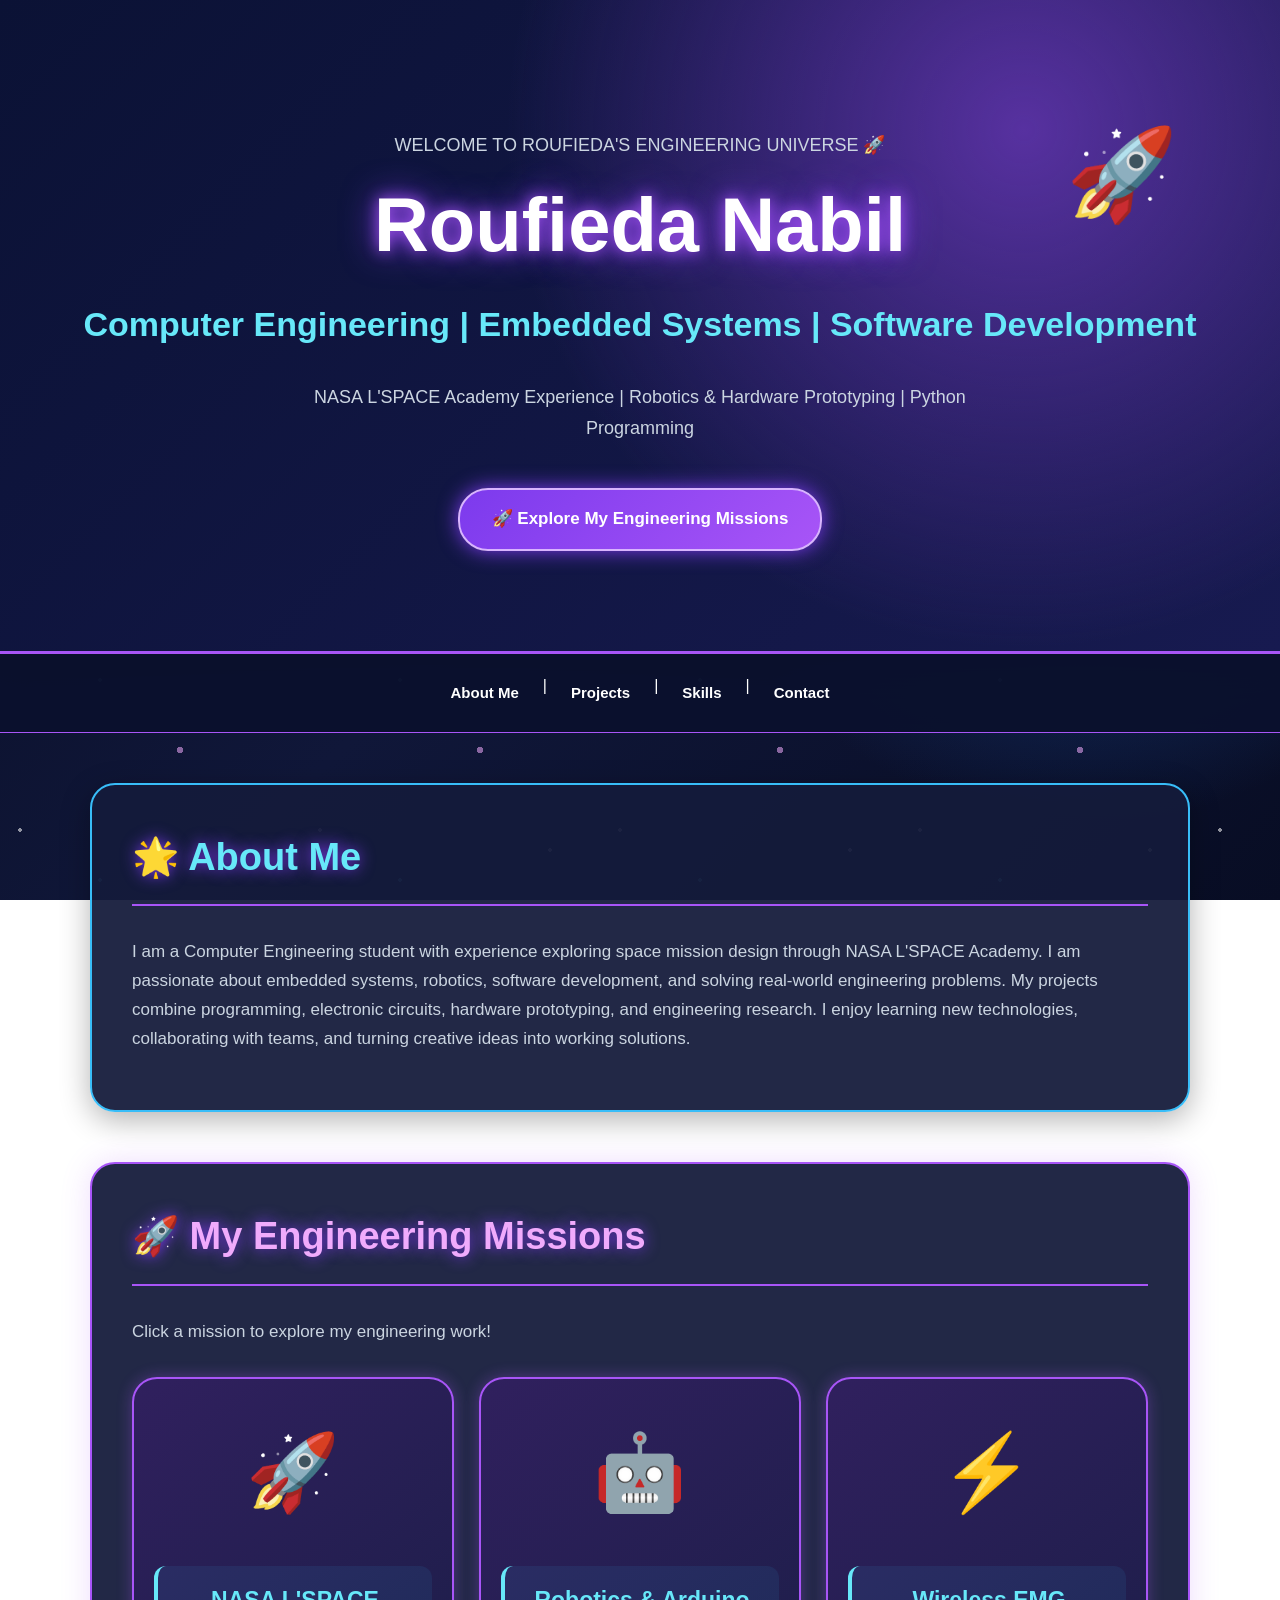
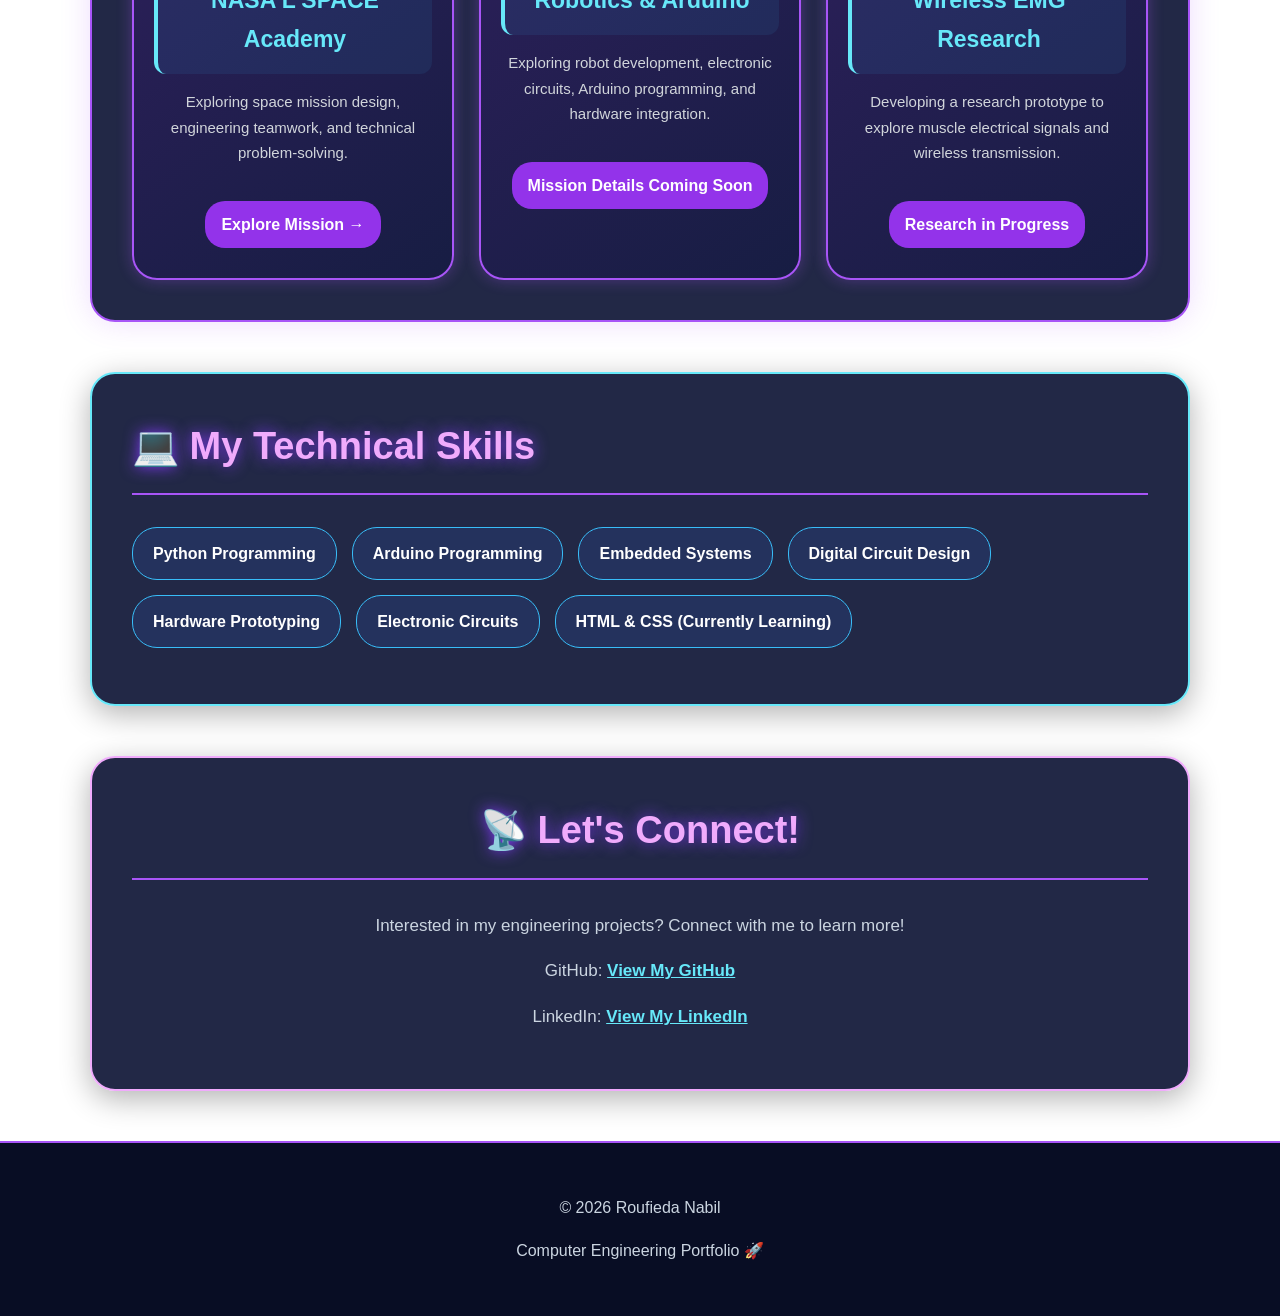
<file: index.html>
<!DOCTYPE html>
<html lang="en">

<head>
    <meta charset="UTF-8">
    <meta name="viewport"
          content="width=device-width, initial-scale=1.0">

   <title>Roufieda Nabil | Computer Engineering Portfolio</title>

    <!-- Connect to our design file -->
    <link rel="stylesheet" href="style.css">
</head>

<body>

    <!-- 1. WELCOME SECTION -->
    <header>
        <p>WELCOME TO ROUFIEDA'S ENGINEERING UNIVERSE 🚀</p>

        <h1>Roufieda Nabil</h1>

        <h2>
            Computer Engineering | Embedded Systems |
            Software Development
        </h2>

        <p>
            NASA L'SPACE Academy Experience |
            Robotics & Hardware Prototyping |
            Python Programming
        </p>

        <a href="#projects" class="hero-button">
            🚀 Explore My Engineering Missions
        </a>
    </header>


    <!-- 2. NAVIGATION MENU -->
    <nav>
        <a href="#about">About Me</a> |
        <a href="#projects">Projects</a> |
        <a href="#skills">Skills</a> |
        <a href="#contact">Contact</a>
    </nav>


    <!-- 3. ABOUT ME -->
    <section id="about">
        <h2>🌟 About Me</h2>

        <p>
            I am a Computer Engineering student with
            experience exploring space mission design
            through NASA L'SPACE Academy.

            I am passionate about embedded systems,
            robotics, software development, and
            solving real-world engineering problems.

            My projects combine programming,
            electronic circuits, hardware prototyping,
            and engineering research.

            I enjoy learning new technologies,
            collaborating with teams, and turning
            creative ideas into working solutions.
        </p>
    </section>


    <!-- 4. MY ENGINEERING PROJECTS -->
    <section id="projects">

        <h2>🚀 My Engineering Missions</h2>

        <p>
            Click a mission to explore my engineering work!
        </p>

        <div class="project-grid">

            <!-- NASA PROJECT -->
            <a href="projects/nasa.html"
               class="project-card">

                <div class="project-icon">🚀</div>

                <h3>NASA L'SPACE Academy</h3>

                <p>
                    Exploring space mission design,
                    engineering teamwork, and
                    technical problem-solving.
                </p>

                <span>Explore Mission →</span>
            </a>


            <!-- ROBOTICS PROJECT -->
            <div class="project-card">

                <div class="project-icon">🤖</div>

                <h3>Robotics & Arduino</h3>

                <p>
                    Exploring robot development,
                    electronic circuits, Arduino
                    programming, and hardware integration.
                </p>

                <span>Mission Details Coming Soon</span>
            </div>


            <!-- EMG RESEARCH PROJECT -->
            <div class="project-card">

                <div class="project-icon">⚡</div>

                <h3>Wireless EMG Research</h3>

                <p>
                    Developing a research prototype
                    to explore muscle electrical
                    signals and wireless transmission.
                </p>

                <span>Research in Progress</span>
            </div>

        </div>
    </section>


    <!-- 5. TECHNICAL SKILLS -->
    <section id="skills">

        <h2>💻 My Technical Skills</h2>

        <ul>
            <li>Python Programming</li>
            <li>Arduino Programming</li>
            <li>Embedded Systems</li>
            <li>Digital Circuit Design</li>
            <li>Hardware Prototyping</li>
            <li>Electronic Circuits</li>
            <li>HTML & CSS (Currently Learning)</li>
        </ul>

    </section>


    <!-- 6. CONTACT INFORMATION -->
    <section id="contact">

        <h2>📡 Let's Connect!</h2>

        <p>
            Interested in my engineering projects?
            Connect with me to learn more!
        </p>

        <p>
            GitHub:
            <a href="https://github.com/Roufiedanabil"
               target="_blank" rel="noopener noreferrer">
                View My GitHub
            </a>
        </p>

        <p>
            LinkedIn:
            <a href="https://www.linkedin.com/in/roufieda-nabil-2b9068255/"
               target="_blank" rel="noopener noreferrer">
                View My LinkedIn
            </a>
        </p>

    </section>


    <!-- 7. FOOTER -->
    <footer>
        <p>© 2026 Roufieda Nabil</p>
        <p>Computer Engineering Portfolio 🚀</p>
    </footer>

</body>
</html>
</file>
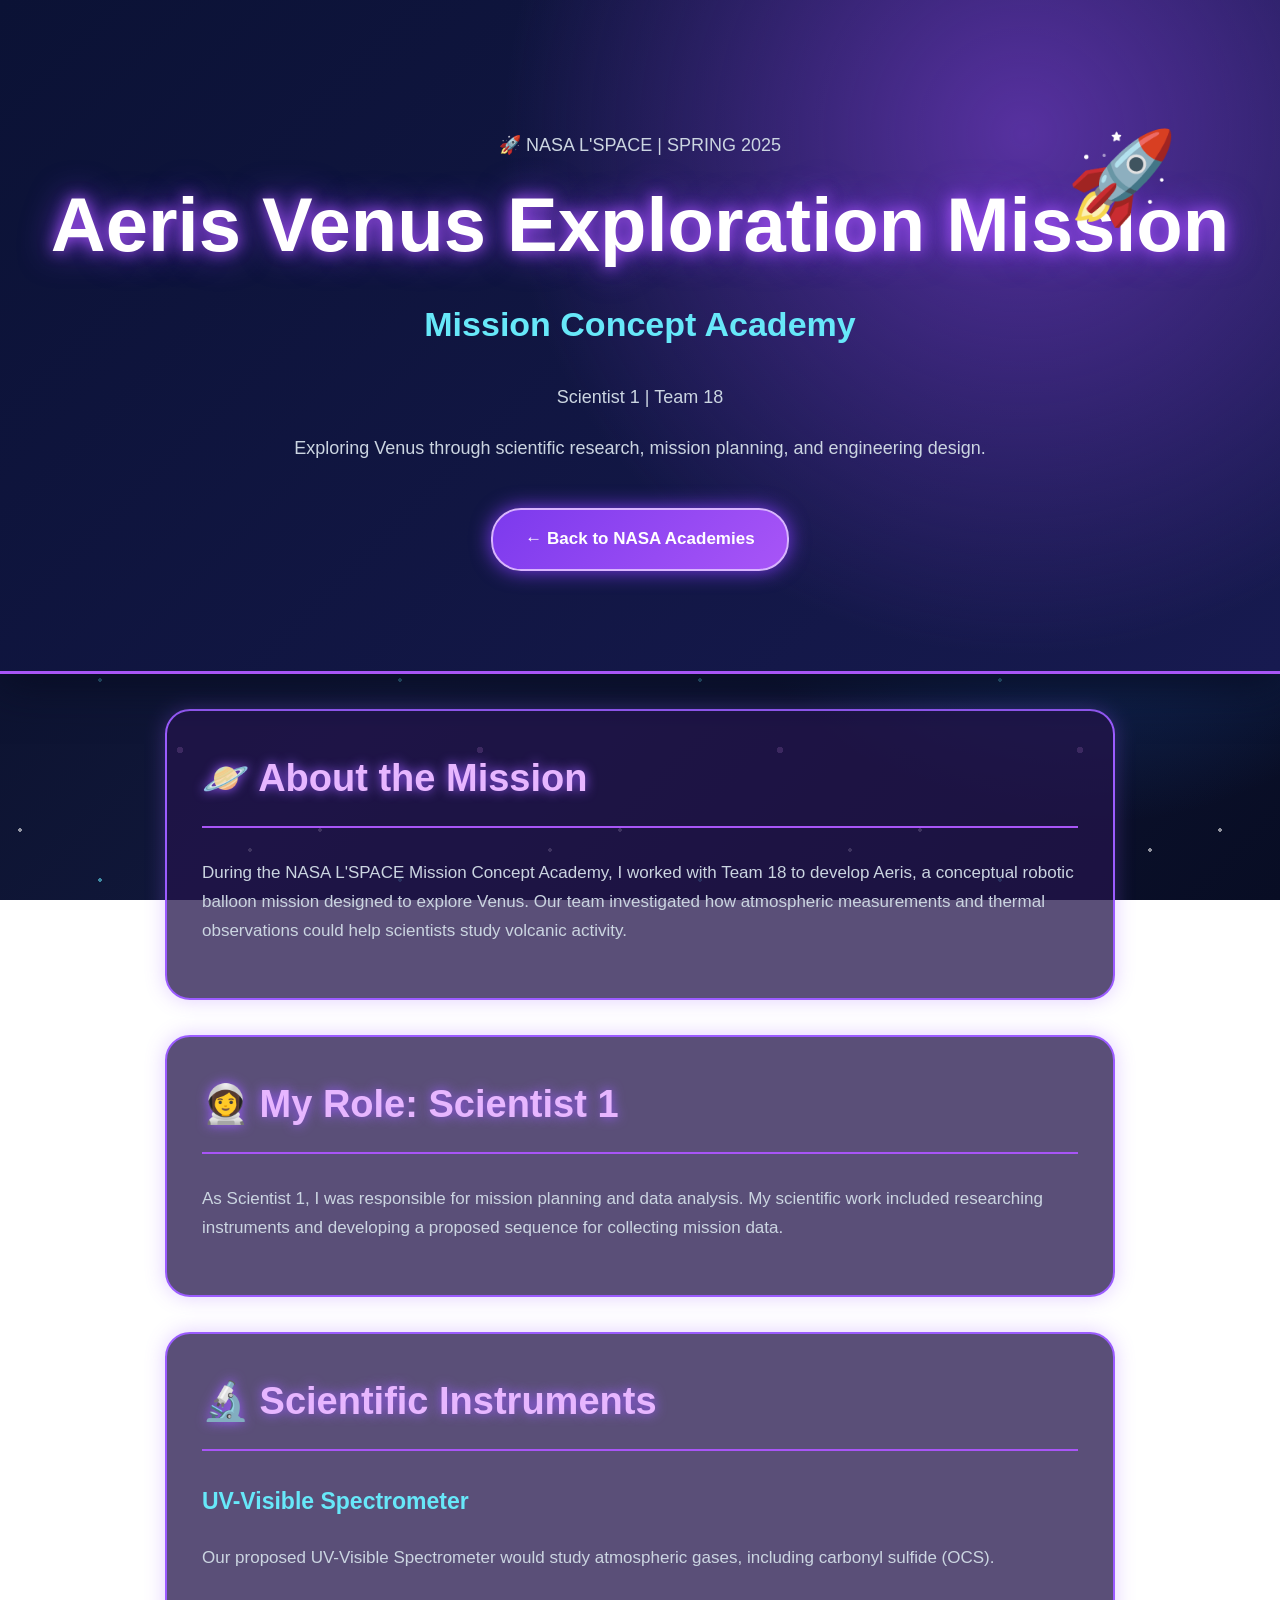
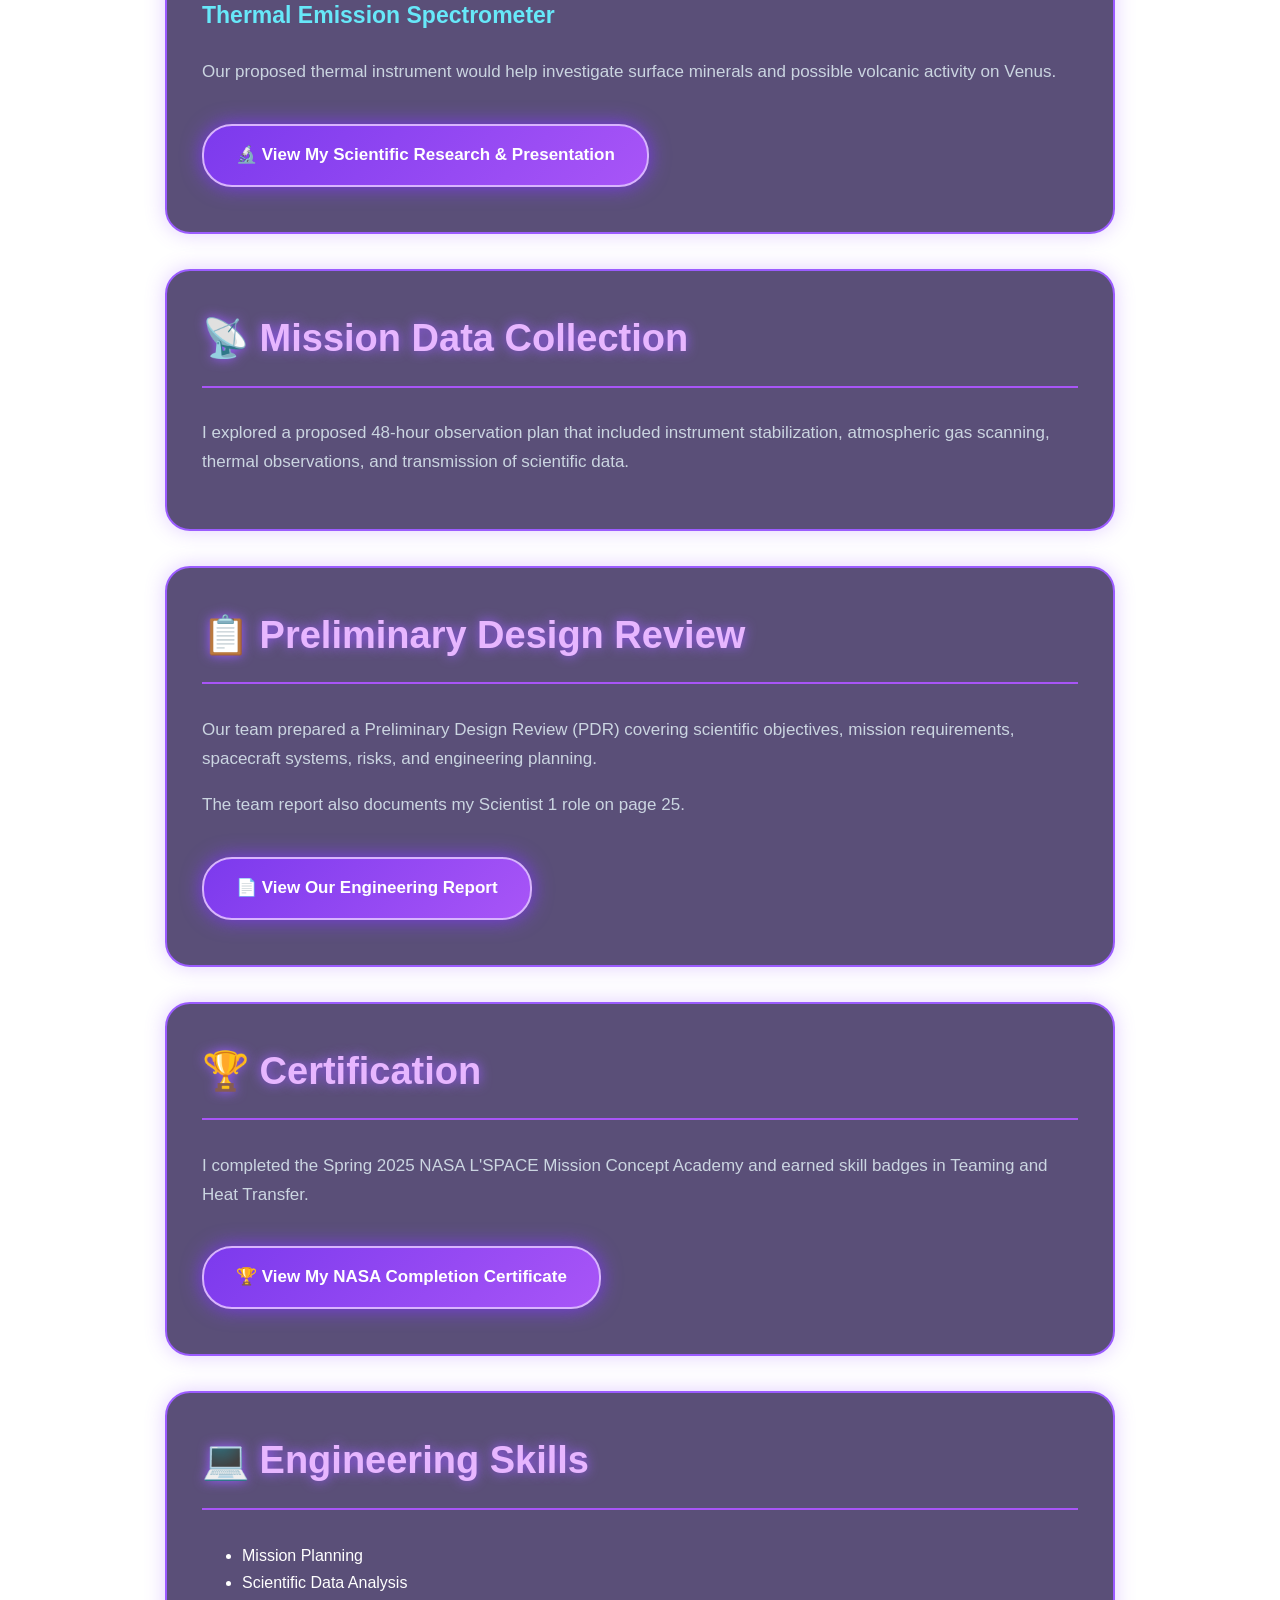
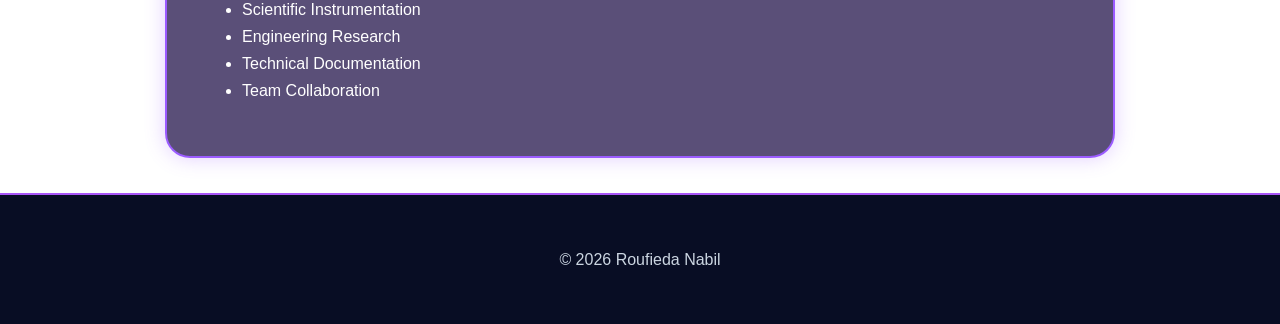
<file: projects/mission-concept.html>
<!DOCTYPE html>
<html lang="en">

<head>
    <meta charset="UTF-8">
    <meta name="viewport"
          content="width=device-width, initial-scale=1.0">

    <title>Aeris Venus Mission | Roufieda Nabil</title>

    <link rel="stylesheet" href="../style.css">
</head>

<body>

    <header>
        <p>🚀 NASA L'SPACE | SPRING 2025</p>

        <h1>Aeris Venus Exploration Mission</h1>

        <h2>Mission Concept Academy</h2>

        <p>Scientist 1 | Team 18</p>

        <p>
            Exploring Venus through scientific
            research, mission planning, and
            engineering design.
        </p>

        <a href="nasa.html" class="hero-button">
            ← Back to NASA Academies
        </a>
    </header>

    <main>

        <section>
            <h2>🪐 About the Mission</h2>

            <p>
                During the NASA L'SPACE Mission
                Concept Academy, I worked with
                Team 18 to develop Aeris, a
                conceptual robotic balloon mission
                designed to explore Venus.

                Our team investigated how
                atmospheric measurements and
                thermal observations could help
                scientists study volcanic activity.
            </p>
        </section>

        <section>
            <h2>👩‍🚀 My Role: Scientist 1</h2>

            <p>
                As Scientist 1, I was responsible
                for mission planning and data
                analysis.

                My scientific work included
                researching instruments and
                developing a proposed sequence
                for collecting mission data.
            </p>
        </section>

        <section>
            <h2>🔬 Scientific Instruments</h2>

            <h3>UV-Visible Spectrometer</h3>

            <p>
                Our proposed UV-Visible
                Spectrometer would study
                atmospheric gases, including
                carbonyl sulfide (OCS).
            </p>

            <h3>Thermal Emission Spectrometer</h3>

            <p>
                Our proposed thermal instrument
                would help investigate surface
                minerals and possible volcanic
                activity on Venus.
            </p>
            
            <a href="../documents/aeris-research-slides.pdf"
                  target="_blank"
                  rel="noopener noreferrer"
                  class="hero-button">
                🔬 View My Scientific Research & Presentation
            </a>

        </section>

        <section>
            <h2>📡 Mission Data Collection</h2>

            <p>
                I explored a proposed 48-hour
                observation plan that included
                instrument stabilization,
                atmospheric gas scanning,
                thermal observations, and
                transmission of scientific data.
            </p>
        </section>

        <section>
            <h2>📋 Preliminary Design Review</h2>

            <p>
                Our team prepared a Preliminary
                Design Review (PDR) covering
                scientific objectives, mission
                requirements, spacecraft systems,
                risks, and engineering planning.
            </p>

            <p>
                The team report also documents
                my Scientist 1 role on page 25.
            </p>

            <a href="../documents/aeris-pdr.pdf"
               target="_blank"
               rel="noopener noreferrer"
               class="hero-button">
                📄 View Our Engineering Report
            </a>
        </section>

        <section>
            <h2>🏆 Certification</h2>

            <p>
                I completed the Spring 2025
                NASA L'SPACE Mission Concept
                Academy and earned skill badges
                in Teaming and Heat Transfer.
            </p>

            
        <a href="../images/Certificate%20of%20Completion%20Spring%202025%20L%27SPACE%20roufieda%20nabil.pdf"
            target="_blank"
            rel="noopener noreferrer"
            class="hero-button">
    🏆 View My NASA Completion Certificate
</a>

        </section>

        <section>
            <h2>💻 Engineering Skills</h2>

            <ul>
                <li>Mission Planning</li>
                <li>Scientific Data Analysis</li>
                <li>Scientific Instrumentation</li>
                <li>Engineering Research</li>
                <li>Technical Documentation</li>
                <li>Team Collaboration</li>
            </ul>
        </section>

    </main>

    <footer>
        <p>© 2026 Roufieda Nabil</p>
    </footer>

</body>
</html>
</file>
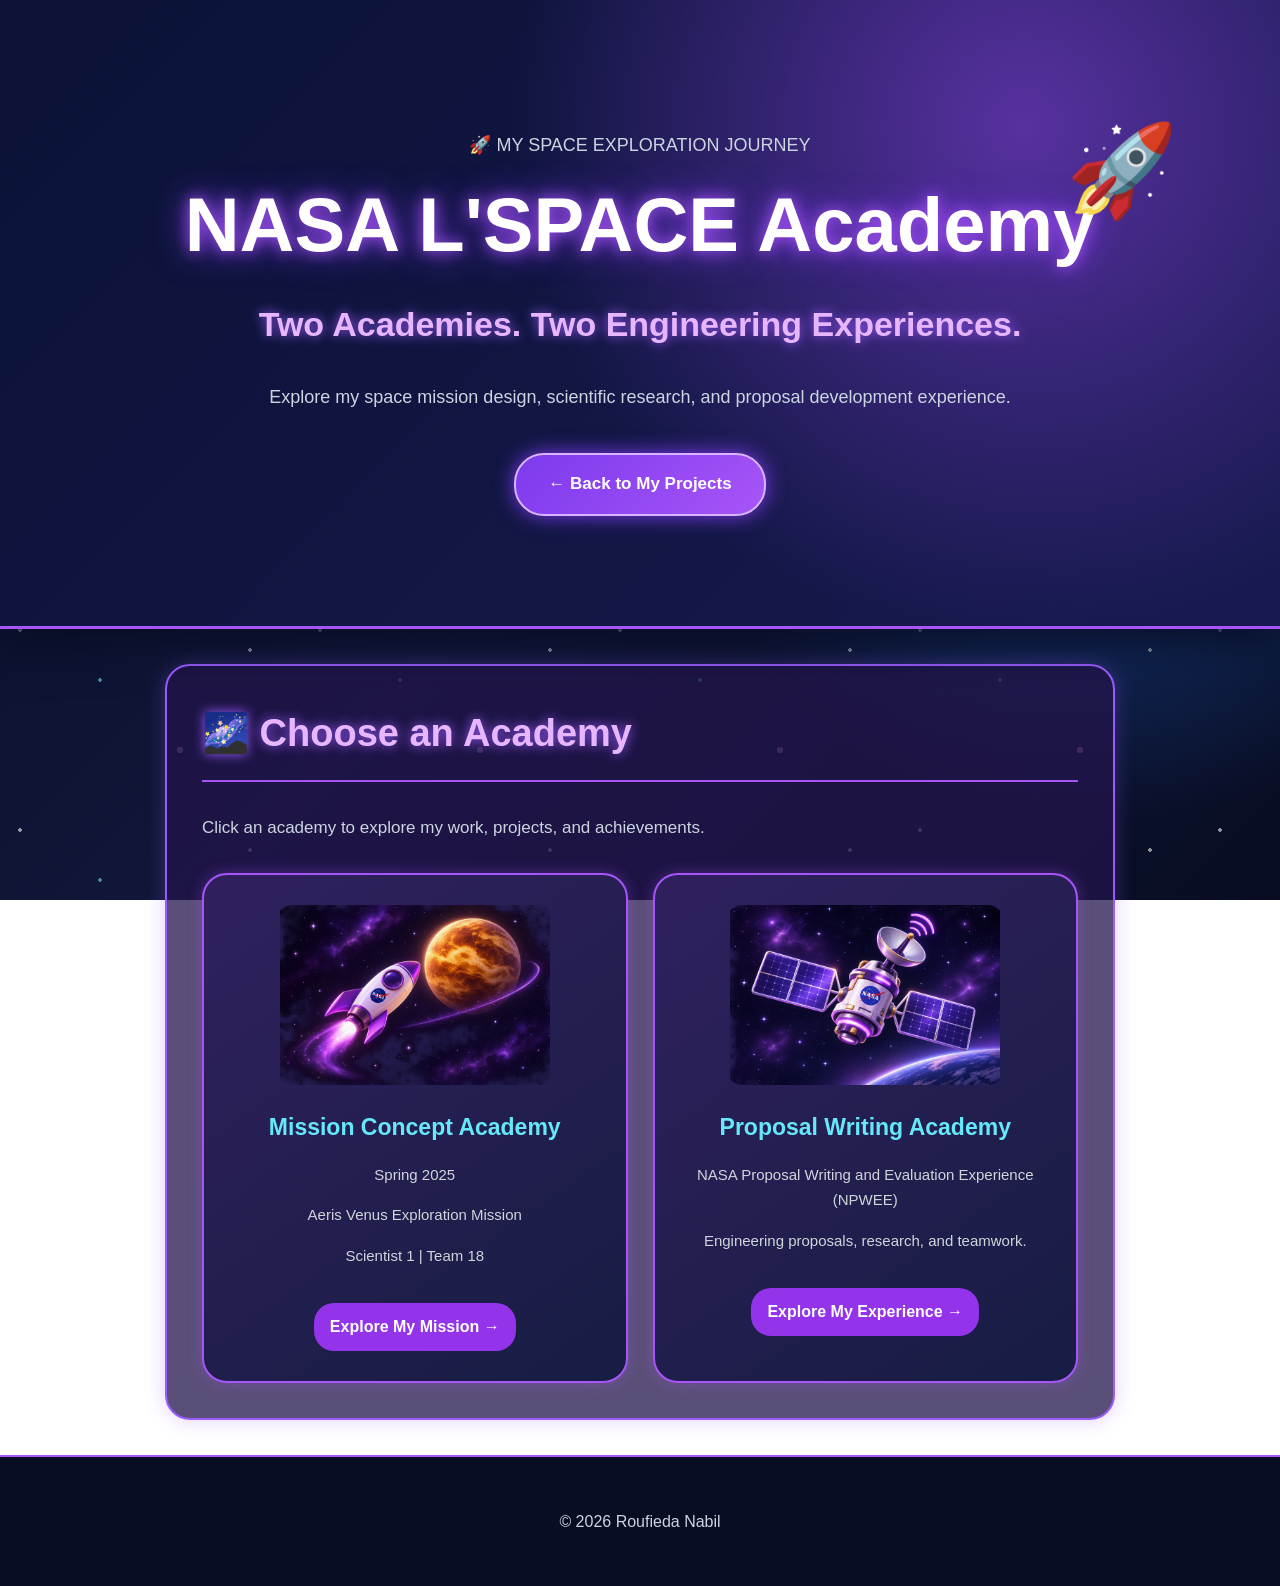
<file: projects/nasa.html>
<!DOCTYPE html>
<html lang="en">

<head>
    <meta charset="UTF-8">
    <meta name="viewport"
          content="width=device-width, initial-scale=1.0">

    <title>NASA L'SPACE | Roufieda Nabil</title>

    <link rel="stylesheet" href="../style.css">
</head>

<body>

    <!-- WELCOME -->
    <header>
        <p>🚀 MY SPACE EXPLORATION JOURNEY</p>

        <h1>NASA L'SPACE Academy</h1>

        <h2>Two Academies. Two Engineering Experiences.</h2>

        <p>
            Explore my space mission design,
            scientific research, and
            proposal development experience.
        </p>

        <a href="../index.html#projects"
           class="hero-button">
            ← Back to My Projects
        </a>
    </header>


    <!-- ACADEMY SELECTION -->
    <section>

        <h2>🌌 Choose an Academy</h2>

        <p>
            Click an academy to explore my work,
            projects, and achievements.
        </p>

        <div class="project-grid">

            <!-- FIRST ACADEMY -->
            <a href="mission-concept.html"
               class="project-card">

                
<div class="project-icon">
    <img src="../images/Rocket%20Orbiting%20a%20Glowing%20Cloud%20Planet-1.png"
         alt="Cartoon rocket exploring Venus"
         class="academy-image">
</div>


                <h3>Mission Concept Academy</h3>

                <p>
                    Spring 2025
                </p>

                <p>
                    Aeris Venus Exploration Mission
                </p>

                <p>
                    Scientist 1 | Team 18
                </p>

                <span>Explore My Mission →</span>
            </a>


            <!-- SECOND ACADEMY -->
            <a href="proposal-writing.html"
               class="project-card">

                
<div class="project-icon">
    <img src="../images/Glossy%20Purple%20NASA%20Satellite%20in%20Space%20%281%29.png"
         alt="Purple satellite floating in space"
         class="academy-image">
</div>


                <h3>Proposal Writing Academy</h3>

                <p>
                    NASA Proposal Writing and
                    Evaluation Experience (NPWEE)
                </p>

                <p>
                    Engineering proposals,
                    research, and teamwork.
                </p>

                <span>Explore My Experience →</span>
            </a>

        </div>
    </section>


    <!-- FOOTER -->
    <footer>
        <p>© 2026 Roufieda Nabil</p>
    </footer>

</body>
</html>
</file>
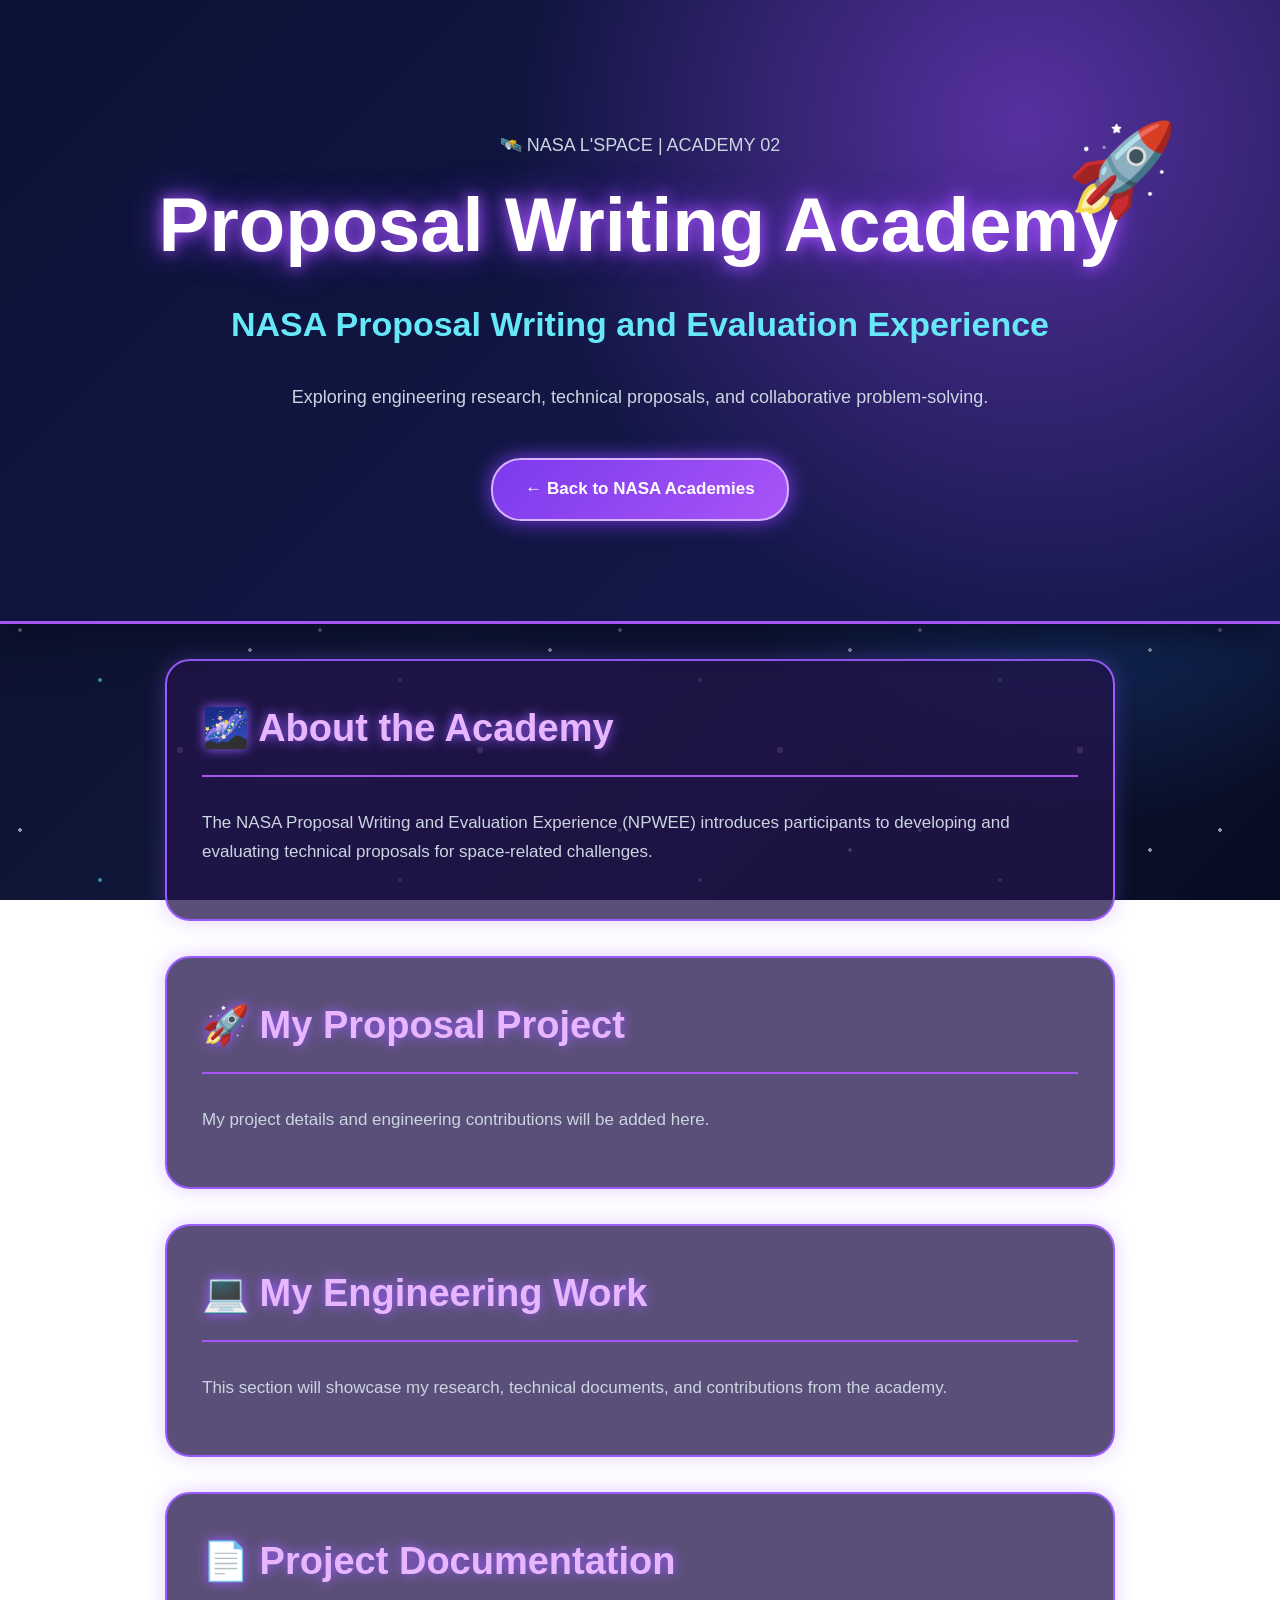
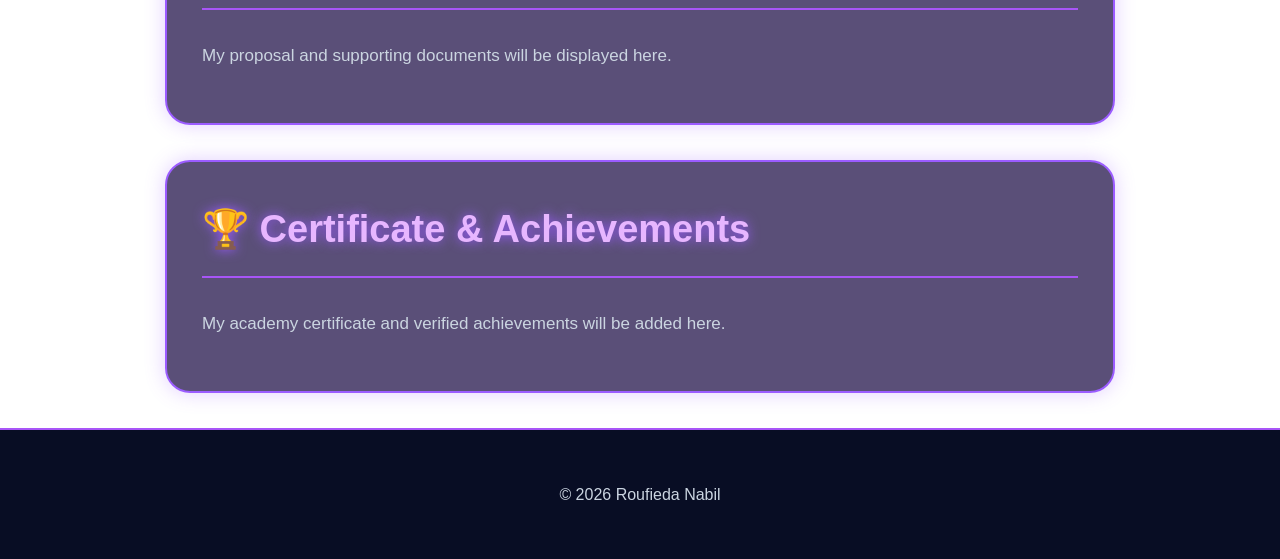
<file: projects/proposal-writing.html>
<!DOCTYPE html>
<html lang="en">

<head>
    <meta charset="UTF-8">
    <meta name="viewport"
          content="width=device-width, initial-scale=1.0">

    <title>NASA Proposal Writing | Roufieda Nabil</title>

    <link rel="stylesheet" href="../style.css">
</head>

<body>

    <!-- WELCOME -->
    <header>
        <p>🛰️ NASA L'SPACE | ACADEMY 02</p>

        <h1>Proposal Writing Academy</h1>

        <h2>
            NASA Proposal Writing and
            Evaluation Experience
        </h2>

        <p>
            Exploring engineering research,
            technical proposals, and
            collaborative problem-solving.
        </p>

        <a href="nasa.html" class="hero-button">
            ← Back to NASA Academies
        </a>
    </header>

    <main>

        <!-- ABOUT -->
        <section>
            <h2>🌌 About the Academy</h2>

            <p>
                The NASA Proposal Writing and
                Evaluation Experience (NPWEE)
                introduces participants to
                developing and evaluating
                technical proposals for
                space-related challenges.
            </p>
        </section>

        <!-- PROJECT -->
        <section>
            <h2>🚀 My Proposal Project</h2>

            <p>
                My project details and
                engineering contributions
                will be added here.
            </p>
        </section>

        <!-- MY WORK -->
        <section>
            <h2>💻 My Engineering Work</h2>

            <p>
                This section will showcase
                my research, technical
                documents, and contributions
                from the academy.
            </p>
        </section>

        <!-- DOCUMENTS -->
        <section>
            <h2>📄 Project Documentation</h2>

            <p>
                My proposal and supporting
                documents will be displayed
                here.
            </p>
        </section>

        <!-- CERTIFICATE -->
        <section>
            <h2>🏆 Certificate & Achievements</h2>

            <p>
                My academy certificate and
                verified achievements will
                be added here.
            </p>
        </section>

    </main>

    <footer>
        <p>© 2026 Roufieda Nabil</p>
    </footer>

</body>
</html>
</file>
<file: style.css>
/* =========================================
   ROUFIEDA'S ENGINEERING PORTFOLIO
   CARTOON SPACE THEME
   ========================================= */

/* COLORS */
:root {
    --space: #080d24;
    --space-light: #151b3b;
    --purple: #a855f7;
    --pink: #f0abfc;
    --blue: #38bdf8;
    --cyan: #67e8f9;
    --white: #ffffff;
    --muted: #cbd5e1;
}

/* RESET */
* {
    box-sizing: border-box;
}

html {
    scroll-behavior: smooth;
    scroll-padding-top: 90px;
}

body {
    margin: 0;
    font-family: 'Trebuchet MS', Arial, sans-serif;
    color: var(--white);
    line-height: 1.7;
    overflow-x: hidden;

    background:
        radial-gradient(
            circle at 15% 15%,
            #432178 0%,
            transparent 30%
        ),
        radial-gradient(
            circle at 85% 45%,
            #173f83 0%,
            transparent 35%
        ),
        linear-gradient(
            135deg,
            #080d24,
            #101739,
            #080d24
        );

    background-attachment: fixed;
}

/* CARTOON STAR BACKGROUND */
body::before {
    content: "";
    position: fixed;
    inset: 0;
    pointer-events: none;
    z-index: -1;

    background-image:
        radial-gradient(
            2px 2px at 20px 30px,
            white 99%,
            transparent
        ),
        radial-gradient(
            2px 2px at 100px 80px,
            #67e8f9 99%,
            transparent
        ),
        radial-gradient(
            3px 3px at 180px 150px,
            #f0abfc 99%,
            transparent
        ),
        radial-gradient(
            2px 2px at 250px 50px,
            white 99%,
            transparent
        );

    background-size: 300px 200px;
    opacity: 0.55;
    animation: twinkle 5s ease-in-out infinite;
}

@keyframes twinkle {
    0%, 100% {
        opacity: 0.3;
    }

    50% {
        opacity: 0.8;
    }
}

/* =========================================
   HERO / HOMEPAGE
   ========================================= */

header {
    position: relative;
    text-align: center;
    padding: 110px 20px 100px;

    background:
        radial-gradient(
            circle at 80% 20%,
            #5731a0,
            transparent 45%
        ),
        linear-gradient(
            135deg,
            #0b1235,
            #171a50
        );

    border-bottom: 3px solid var(--purple);
    box-shadow: 0 10px 40px #080d24;
}

header::after {
    content: "🚀";
    position: absolute;
    right: 8%;
    top: 15%;
    font-size: clamp(40px, 7vw, 90px);
    animation: rocketFloat 4s ease-in-out infinite;
}

@keyframes rocketFloat {
    0%, 100% {
        transform: translateY(0) rotate(-15deg);
    }

    50% {
        transform: translateY(-18px) rotate(-5deg);
    }
}

header h1 {
    font-size: clamp(38px, 6vw, 76px);
    line-height: 1.15;
    margin: 15px 0;
    color: var(--white);

    text-shadow:
        0 0 15px #a855f7,
        0 0 35px #7c3aed;
}

header h2 {
    font-size: clamp(20px, 3vw, 34px);
    color: var(--cyan);
    font-weight: bold;
}

header p {
    max-width: 750px;
    margin: 20px auto;
    color: var(--muted);
    font-size: 18px;
}

/* =========================================
   NAVIGATION
   ========================================= */

nav {
    position: sticky;
    top: 0;
    z-index: 100;

    display: flex;
    justify-content: center;
    flex-wrap: wrap;
    gap: 12px;

    padding: 18px 15px;
    background: rgba(11, 17, 45, 0.96);
    border-bottom: 1px solid var(--purple);
}

nav a {
    color: var(--white);
    text-decoration: none;
    font-size: 15px;
    font-weight: bold;

    padding: 8px 12px;
    border-radius: 20px;
    transition: 0.3s;
}

nav a:hover,
nav a:focus-visible {
    color: var(--white);
    background: var(--purple);
    box-shadow: 0 0 15px var(--purple);
}

/* =========================================
   BUTTONS
   ========================================= */

.hero-button {
    display: inline-block;
    margin-top: 25px;
    padding: 15px 32px;

    color: white;
    background: linear-gradient(
        135deg,
        #7c3aed,
        #a855f7
    );

    text-decoration: none;
    font-size: 17px;
    font-weight: bold;
    border-radius: 30px;

    border: 2px solid #d8b4fe;
    box-shadow: 0 0 20px #7c3aed;

    transition: 0.3s;
}

.hero-button:hover {
    transform: translateY(-5px) scale(1.04);
    box-shadow: 0 0 30px #a855f7;
}

/* =========================================
   CONTENT SECTIONS
   ========================================= */

section {
    max-width: 1100px;
    margin: 50px auto;
    padding: 40px;

    background: rgba(21, 27, 59, 0.94);
    border: 2px solid #6245a5;
    border-radius: 25px;

    box-shadow: 0 8px 30px rgba(0, 0, 0, 0.3);
}

section h2 {
    font-size: clamp(26px, 4vw, 38px);
    color: var(--pink);

    border-bottom: 2px solid var(--purple);
    padding-bottom: 15px;
    margin-top: 0;

    text-shadow: 0 0 15px #7c3aed;
}

section h3 {
    color: var(--cyan);
    font-size: 23px;
}

section p {
    color: var(--muted);
    font-size: 17px;
}

section a {
    color: var(--cyan);
}

section a:hover {
    color: var(--pink);
}

/* =========================================
   ABOUT ME
   ========================================= */

#about {
    border-color: var(--blue);
}

#about h2 {
    color: var(--cyan);
}

/* =========================================
   PROJECTS
   ========================================= */

#projects {
    border-color: var(--purple);
    box-shadow: 0 0 30px rgba(168, 85, 247, 0.2);
}

#projects h3 {
    margin-top: 30px;
    padding: 15px 20px;

    background: rgba(56, 189, 248, 0.08);
    border-left: 4px solid var(--cyan);
    border-radius: 12px;

    transition: 0.3s;
}

#projects h3:hover {
    transform: translateX(8px);
    background: rgba(168, 85, 247, 0.2);
}

/* FUTURE CARTOON PROJECT CARDS */
.project-grid {
    display: grid;
    grid-template-columns:
        repeat(auto-fit, minmax(240px, 1fr));
    gap: 25px;
    margin-top: 30px;
}

.project-card {
    display: block;
    padding: 25px;
    text-align: center;

    color: white;
    text-decoration: none;

    background: #111b42;
    border: 2px solid var(--purple);
    border-radius: 25px;

    transition: 0.3s;
}

.project-card:hover {
    transform: translateY(-10px);
    box-shadow: 0 0 25px var(--purple);
}

.project-card img {
    width: 100%;
    max-height: 220px;
    object-fit: contain;
}

.project-card h3 {
    color: var(--cyan);
}

/* =========================================
   TECHNICAL SKILLS
   ========================================= */

#skills {
    border-color: var(--cyan);
}

#skills ul {
    list-style: none;
    padding: 0;

    display: flex;
    flex-wrap: wrap;
    gap: 15px;
}

#skills li {
    padding: 12px 20px;
    margin: 0;

    color: var(--white);
    background: #24325d;

    border: 1px solid var(--blue);
    border-radius: 25px;

    font-weight: bold;
    transition: 0.3s;
}

#skills li:hover {
    background: var(--purple);
    transform: translateY(-4px);
}

/* =========================================
   CONTACT
   ========================================= */

#contact {
    text-align: center;
    border-color: var(--pink);
}

#contact a {
    color: var(--cyan);
    font-weight: bold;
}

/* =========================================
   FOOTER
   ========================================= */

footer {
    text-align: center;
    padding: 35px 20px;
    color: var(--muted);

    background: #080d24;
    border-top: 2px solid var(--purple);
}

/* =========================================
   MOBILE RESPONSIVENESS
   ========================================= */

@media (max-width: 700px) {
    header {
        padding: 90px 20px 70px;
    }

    header::after {
        right: 5%;
        top: 5%;
        font-size: 38px;
    }

    header p {
        font-size: 16px;
    }

    section {
        margin: 25px 12px;
        padding: 25px 20px;
    }

    nav {
        gap: 5px;
        padding: 12px 8px;
    }

    nav a {
        font-size: 13px;
        padding: 7px 9px;
    }

    .project-grid {
        grid-template-columns: 1fr;
    }
}

/* ACCESSIBILITY */
@media (prefers-reduced-motion: reduce) {
    *,
    *::before,
    *::after {
        animation: none !important;
        transition: none !important;
        scroll-behavior: auto !important;
    }
}

/* ==================================
   CARTOON ENGINEERING PROJECT CARDS
   ================================== */

/* Arrange projects in a grid */
.project-grid {
    display: grid;
    grid-template-columns: repeat(auto-fit, minmax(240px, 1fr));
    gap: 25px;
    margin-top: 30px;
}

/* Design each project card */
.project-card {
    display: block;
    padding: 30px 20px;
    text-align: center;
    text-decoration: none;
    color: white;

    background: linear-gradient(145deg, #30205e, #171d43);
    border: 2px solid #a855f7;
    border-radius: 25px;

    box-shadow: 0 0 15px #a855f755;
    transition: transform 0.3s, box-shadow 0.3s;
}

/* Make cards move when hovered */
.project-card:hover {
    transform: translateY(-10px);
    box-shadow: 0 0 30px #a855f7;
}

/* Large cartoon project icons */
.project-icon {
    font-size: 75px;
    margin-bottom: 15px;
}

/* Project titles */
.project-card h3 {
    color: #67e8f9;
    font-size: 23px;
    margin-bottom: 15px;
}

/* Project descriptions */
.project-card p {
    color: #d1d5db;
    font-size: 15px;
    line-height: 1.7;
}

/* Mission labels */
.project-card span {
    display: inline-block;
    margin-top: 20px;
    padding: 10px 16px;

    background: #9333ea;
    color: white;
    border-radius: 20px;
    font-weight: bold;
}

/* Smaller screens */
@media (max-width: 600px) {
    .project-grid {
        grid-template-columns: 1fr;
    }
}

/* ==================================
   NASA L'SPACE MISSION PAGE DESIGN
   ================================== */

/* Style NASA mission sections */
body:has(a[href="nasa.html"]) main section,
body:has(a[href="mission-concept.html"]) section,
body:has(a[href="proposal-writing.html"]) section {

    background: rgba(35, 20, 75, 0.75);

    border: 2px solid #9b5cff;
    border-radius: 25px;

    padding: 35px;
    margin: 35px auto;

    max-width: 950px;

    box-shadow: 0 0 20px rgba(155, 92, 255, 0.3);

    transition: 0.3s;
}

/* Glow when hovering over a mission section */
body:has(a[href="nasa.html"]) main section:hover,
body:has(a[href="mission-concept.html"]) section:hover,
body:has(a[href="proposal-writing.html"]) section:hover {

    box-shadow: 0 0 35px rgba(190, 110, 255, 0.65);

    transform: translateY(-4px);
}

/* NASA page headings */
body:has(a[href="nasa.html"]) main h2,
body:has(a[href="mission-concept.html"]) h2,
body:has(a[href="proposal-writing.html"]) h2 {

    color: #e7b6ff;
    text-shadow: 0 0 12px #9b5cff;
}

/* Style NASA project links */
body:has(a[href="nasa.html"]) main a.hero-button,
body:has(a[href="mission-concept.html"]) a.hero-button,
body:has(a[href="proposal-writing.html"]) a.hero-button {

    display: inline-block;
    margin-top: 20px;
    margin-bottom: 10px;
}

/* Mobile-friendly NASA sections */
@media (max-width: 600px) {

    body:has(a[href="nasa.html"]) main section,
    body:has(a[href="mission-concept.html"]) section,
    body:has(a[href="proposal-writing.html"]) section {

        padding: 20px;
        margin: 20px 12px;
    }
}


/* =====================================
   NASA ACADEMY CARD ANIMATIONS
   ===================================== */

/* Smooth movement for academy cards */
.project-card {
    transition: transform 0.3s ease,
                box-shadow 0.3s ease;
}

/* Make cards float and glow */
.project-card:hover {
    transform: translateY(-10px);

    box-shadow:
        0 0 25px rgba(180, 100, 255, 0.6),
        0 0 45px rgba(150, 70, 255, 0.3);
}

/* Animate the rocket and satellite icons */
.project-card .project-icon {
    transition: transform 0.4s ease;
}

/* Make the icons float and rotate slightly */
.project-card:hover .project-icon {
    transform: translateY(-12px) rotate(8deg);
}

/* Make academy titles glow */
.project-card:hover h3 {
    color: #e9b6ff;
    text-shadow: 0 0 15px #a855f7;
}

/* Make cards fit smaller screens */
@media (max-width: 700px) {
    .project-grid {
        grid-template-columns: 1fr;
    }
}

/* Respect reduced-motion preferences */
@media (prefers-reduced-motion: reduce) {
    .project-card,
    .project-card .project-icon {
        transition: none;
    }

    .project-card:hover,
    .project-card:hover .project-icon {
        transform: none;
    }
}

/* NASA academy illustrations */
.academy-image {
    display: block;
    width: 100%;
    max-width: 280px;
    height: 180px;
    object-fit: contain;
    border-radius: 18px;
    margin: 0 auto;
}

/* Keep both illustrations centered */
.project-card .project-icon {
    display: flex;
    justify-content: center;
    align-items: center;
    margin-bottom: 20px;
}

/* Gentle animation when hovering */
.project-card:hover .academy-image {
    transform: scale(1.05);
    transition: transform 0.3s ease;
}
</file>
